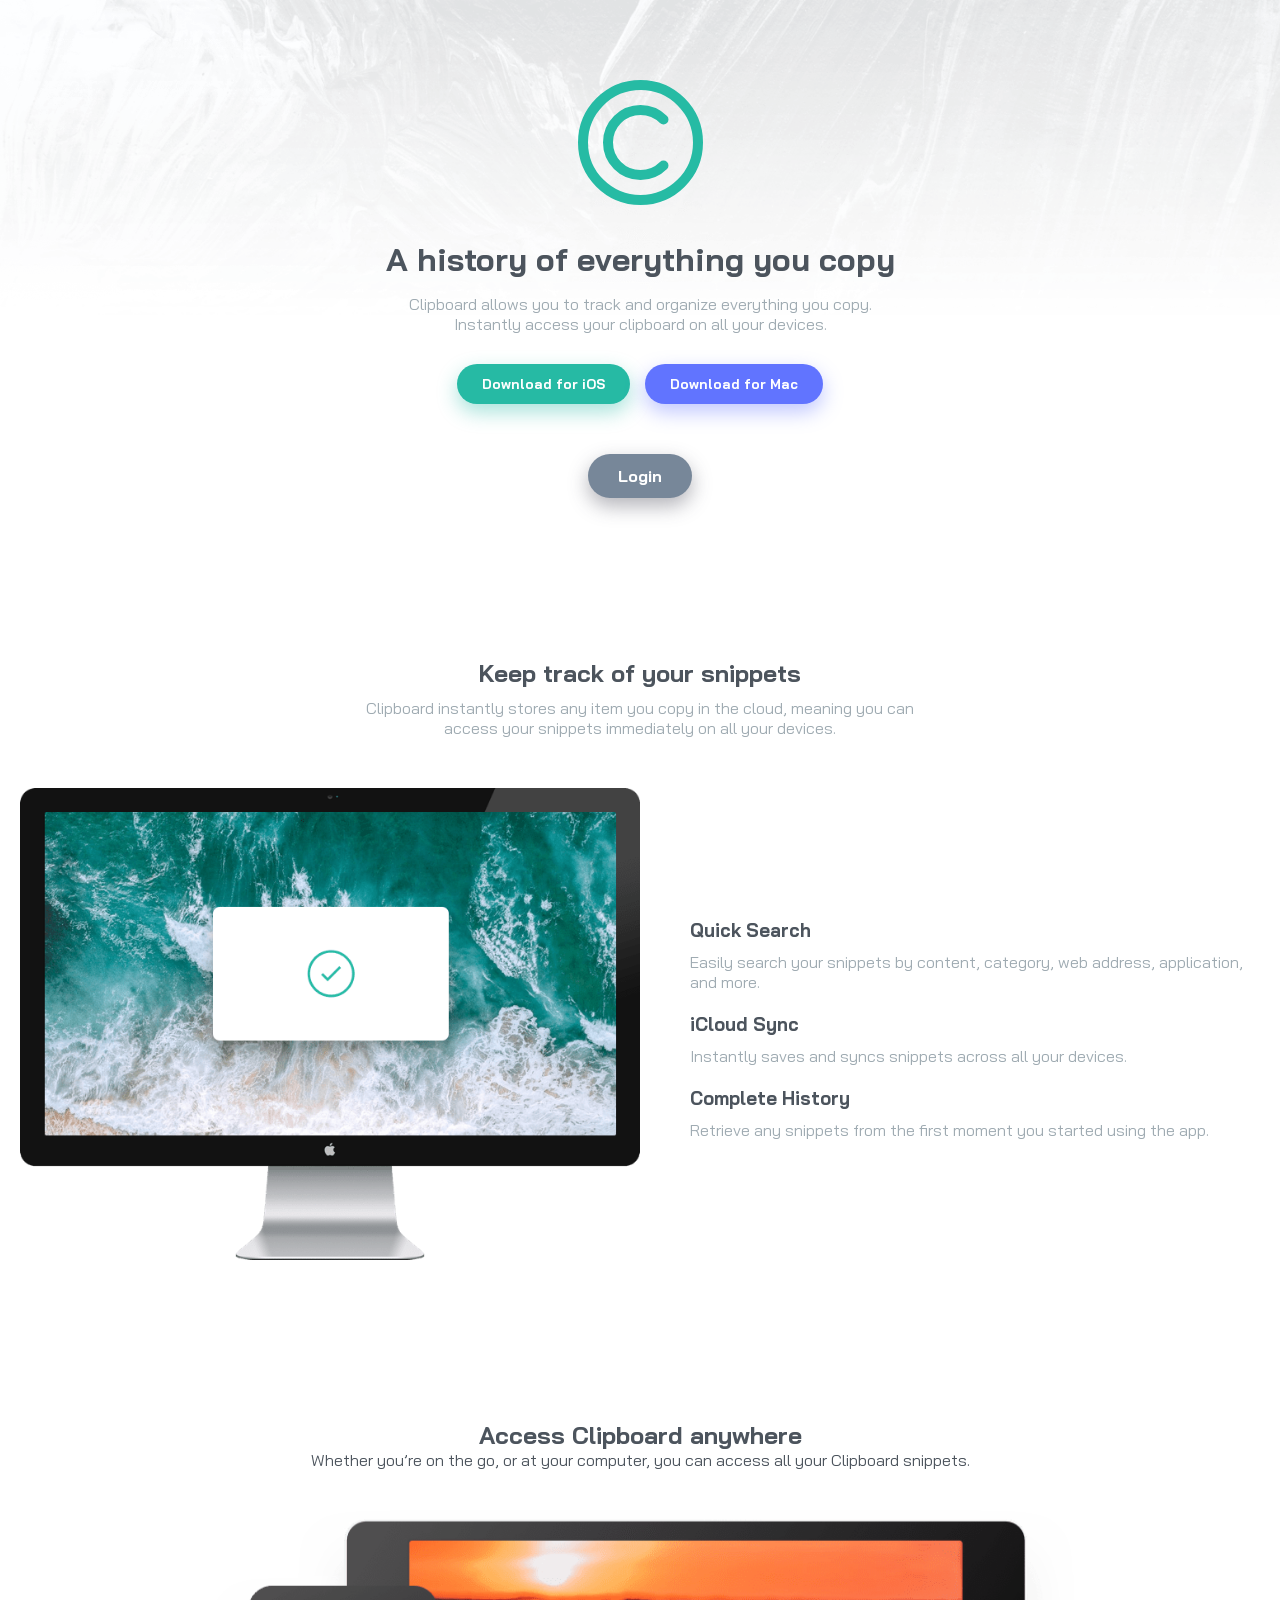
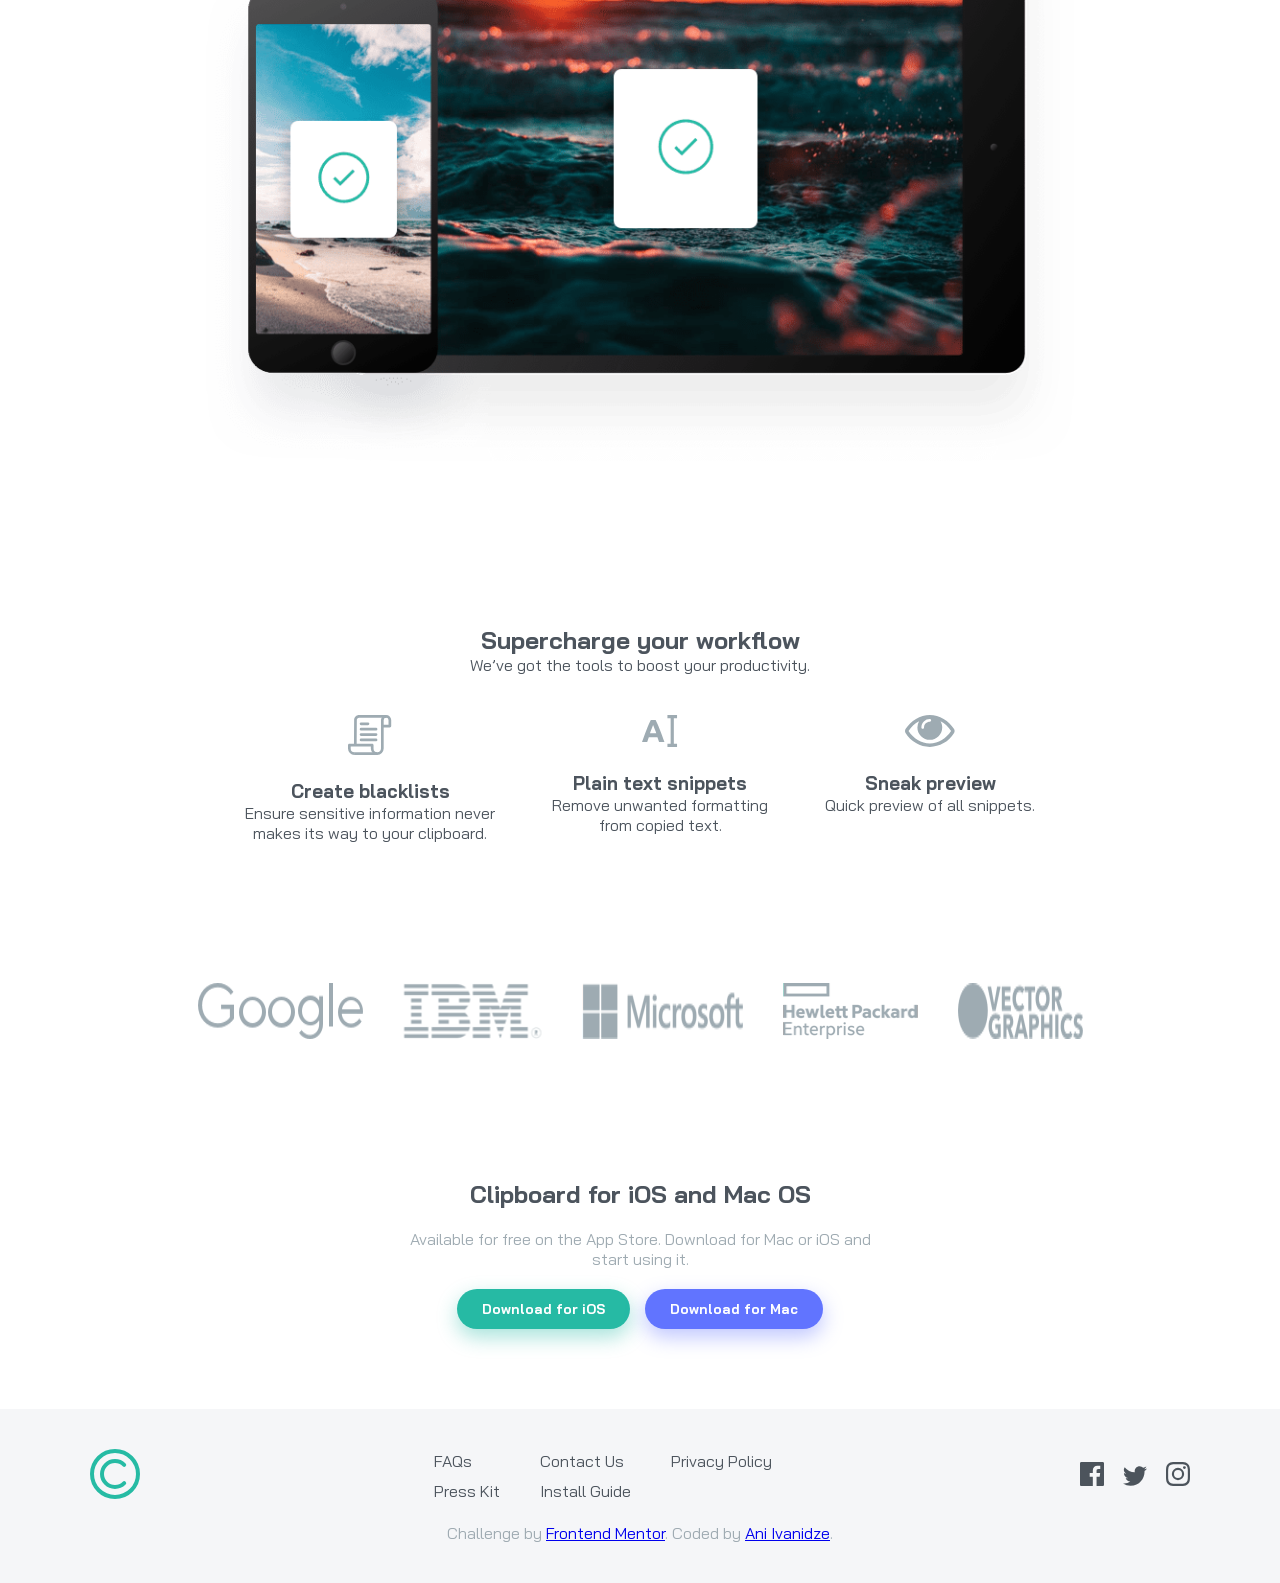
<file: index.html>
<!DOCTYPE html>
<html lang="en">
<head>
  <meta charset="UTF-8">
  <meta name="viewport" content="width=device-width, initial-scale=1.0">
  <link rel="preconnect" href="https://fonts.googleapis.com">
<link rel="preconnect" href="https://fonts.gstatic.com" crossorigin>
<link href="https://fonts.googleapis.com/css2?family=Bai+Jamjuree:ital,wght@0,200;0,300;0,400;0,500;0,600;0,700;1,200;1,300;1,400;1,500;1,600;1,700&display=swap" rel="stylesheet">

  <link rel="stylesheet" href="styles/style.css">
  <link rel="stylesheet" href="styles/responsive.css">
  <title>Clipboard landing page</title>
</head>

<body>

<header class="header">
  <img class="header-bg" src="images/bg-header-desktop.png">
  <img class="logo" src="images/logo.svg">

  <h1>A history of everything you copy</h1>
  <p>
    Clipboard allows you to track and organize everything you copy.
    Instantly access your clipboard on all your devices.
  </p>

  <div class="buttons">
    <button class="ios">Download for iOS</button>
    <button class="mac">Download for Mac</button>
  </div>
  <a href="login.html" class="auth" target="_blank">Login</a>
</header>

<section class="features">
  <h2>Keep track of your snippets</h2>
  <p>
    Clipboard instantly stores any item you copy in the cloud,
    meaning you can access your snippets immediately on all your devices.
  </p>

  <div class="features-content">
    <img src="images/image-computer.png" class="computer">

    <div class="feature-text">
      <h3>Quick Search</h3>
      <p>Easily search your snippets by content, category, web address, application, and more.</p>

      <h3>iCloud Sync</h3>
      <p>Instantly saves and syncs snippets across all your devices.</p>

      <h3>Complete History</h3>
      <p>Retrieve any snippets from the first moment you started using the app.</p>
    </div>
  </div>
</section>

<section class="access">
  <h2>Access Clipboard anywhere</h2>
  <p>
    Whether you’re on the go, or at your computer, you can access all your Clipboard snippets.
  </p>

  <img src="images/image-devices.png" class="devices">
</section>

<section class="workflow">
  <h2>Supercharge your workflow</h2>
  <p>We’ve got the tools to boost your productivity.</p>

  <div class="tools">
    <div>
      <img src="images/icon-blacklist.svg">
      <h3>Create blacklists</h3>
      <p>Ensure sensitive information never makes its way to your clipboard.</p>
    </div>

    <div>
      <img src="images/icon-text.svg">
      <h3>Plain text snippets</h3>
      <p>Remove unwanted formatting from copied text.</p>
    </div>

    <div>
      <img src="images/icon-preview.svg">
      <h3>Sneak preview</h3>
      <p>Quick preview of all snippets.</p>
    </div>
  </div>
</section>

<section class="companies">
  <img src="images/logo-google.png">
  <img src="images/logo-ibm.png">
  <img src="images/logo-microsoft.png">
  <img src="images/logo-hp.png">
  <img src="images/logo-vector-graphics.png">
</section>

<section class="clipboard">
  <h2>Clipboard for iOS and Mac OS</h2>
  <p>
    Available for free on the App Store. Download for Mac or iOS and start using it.
  </p>

  <div class="buttons">
    <button class="ios">Download for iOS</button>
    <button class="mac">Download for Mac</button>
  </div>
</section>

<footer class="footer">
  <div class="footer-container">
    <div class="footer-logo">
      <img src="images/logo.svg" alt="logo">
    </div>

    <div class="footer-links">
      <p>FAQs</p>
      <p>Contact Us</p>
      <p>Privacy Policy</p>
      <p>Press Kit</p>
      <p>Install Guide</p>
    </div>

    <div class="footer-social">
      <img src="images/icon-facebook.svg">
      <img src="images/icon-twitter.svg">
      <img src="images/icon-instagram.svg">
    </div>
  </div> 
  <p class="attribution">
      Challenge by <a href="https://www.frontendmentor.io?ref=challenge" target="_blank">Frontend Mentor</a>. 
      Coded by <a href="https://github.com/aniivanidze1-lab" target="_blank">Ani Ivanidze</a>.
    </p>
  
</footer>


</body>
</html>
</file>
<file: styles/style.css>
* {
    margin: 0;
    padding: 0;
    box-sizing: border-box;
    font-family: 'Bai Jamjuree', sans-serif;
}

body {
    font-family: 'Bai Jamjuree', sans-serif;
    text-align: center;
    color: #4c545d;
}

.header {
    padding: 80px 20px;
}
.header-bg {
    position: absolute;
    top: 0;
    left: 0;
    width: 100%;
    height: auto;
    z-index: -1;
}

.logo {
    margin-bottom: 30px;
}

.header h1 {
    font-size: 32px;
    margin-bottom: 15px;
}

.header p {
    max-width: 500px;
    margin: 0 auto 30px;
    color: #9fabb2;
}

.buttons {
    display: flex;
    justify-content: center;
    gap: 15px;
}

button {
    padding: 12px 25px;
    border: none;
    border-radius: 25px;
    color: white;
    cursor: pointer;
    font-weight: bold;
}

.ios {
    background-color: #26baa4;
    box-shadow: 0 8px 20px rgba(38, 186, 164, 0.4);
}

.mac {
    background-color: #6174ff;
    box-shadow: 0 8px 20px rgba(97, 116, 255, 0.4);
}
.ios:hover {
    background-color: #1e8c7a;
}
.mac:hover {
    background-color: #4759c8;
}
.auth{
    display: inline-block;
    margin-top: 50px;
    padding: 12px 30px;
    border: none;
    border-radius: 25px;
    background-color: #778799;
    color: white;
    font-weight: bold;
    text-decoration: none;
    box-shadow: 0 8px 20px rgba(65, 66, 80, 0.4);
}
.auth:hover{
    background-color: #4c545d;
}
.features {
    padding: 80px 20px;
}

.features h2 {
    margin-bottom: 10px;
}

.features p {
    max-width: 600px;
    margin: 0 auto 50px;
    color: #9fabb2;
}

.features-content {
    display: flex;
    align-items: center;
    gap: 50px;
    text-align: left;
}

.computer {
    width: 50%;
}

.feature-text h3 {
    margin-top: 20px;
}

.feature-text p {
    margin: 10px 0;
}


.access {
    padding: 80px 20px;
}

.devices {
    margin-top: 40px;
    width: 70%;
}

.workflow {
    padding: 80px 20px;
}

.tools {
    display: flex;
    justify-content: center;
    gap: 40px;
    margin-top: 40px;
}

.tools div {
    max-width: 250px;
}

.tools img {
    margin-bottom: 20px;
}

.companies {
    padding: 60px 20px;
    display: flex;
    justify-content: center;
    gap: 40px;
    flex-wrap: wrap;
}

.clipboard {
    padding: 80px 20px;
}

.clipboard p {
    max-width: 500px;
    margin: 20px auto;
    color: #9fabb2;
}

.footer {
    padding: 40px 20px;
    background: #f5f6f8;
}
.footer-container {
  max-width: 1100px;
  margin: 0 auto;
  display: flex;
  align-items: center;
  justify-content: space-between;
}

.footer-logo img {
  width: 50px;
}

.footer-links {
     display: grid;
     grid-template-columns: repeat(3, auto);
     gap: 10px 40px;
     text-align: left;
}
.footer-social img {
  margin-left: 15px;
  cursor: pointer;
}
.attribution {
    margin-top: 20px;
    color: #9fabb2;
}

/* login page*/
*{
    margin: 0;
    padding: 0;
    box-sizing: border-box;
}
.body{
    font-family: "poppins", sans-serif;
    color: azure;
}
.container{
    display: flex;
    justify-content: center;
    align-items: center;
    height: 100vh;
    background: url(images/login.background.jpg);
    background-position: center;
    background-repeat: no-repeat;
    background-size: cover;
}
.wrapper{
    padding: 30px;
    background-color: rgba(169, 82, 207, 0.16);
    border-radius: 16px;
    backdrop-filter: blur(15px);
    max-width: 700px;
    width: 100%;
}
 .login{
    margin-bottom: 22px;
    color: violet;
    
}
.form{
    display: flex;
    flex-direction: column;
    align-items: stretch;
    gap: 20px;
}
.inputbox{
    display: flex;
    flex-direction: column;
}
.inputbox label{
    color: white;
    margin-bottom: 6px;
}
.input{
    border: 2px solid black;
    border-radius: 10px;
    background: none;
    padding: 10px;
}
.input:hover{
    background-color: rgb(164, 54, 161);

}
.btn {
    background-color: rgb(232, 129, 232);
    align-items: center;
    border: 2px solid black;
    border-radius: 12px;
    padding: 12px;
    width: 150px;
    
}
.btn:hover{
    background-color: rgb(255, 0, 157);
    color: white;
    font-size: 18px;
}
.link{
    color: rgb(29, 7, 88);
    text-decoration: none;
}
.link:hover{
    font-size: 20px;
    color: rgb(255, 0, 157);
}
</file>
<file: styles/responsive.css>
/* main*/
@media (max-width: 768px) {

  .features-content {
    flex-direction: column;
    text-align: center;
  }

  .computer {
    width: 100%;
  }

  .devices {
    width: 100%;
  }

  .tools {
    flex-direction: column;
    align-items: center;
  }

  .buttons {
    flex-direction: column;
  }

  button {
    width: 80%;
    margin: 0 auto;
  }
}
/*secon page*/
@media (max-width: 600px) {
    .wrapper {
        padding: 20px;
        max-width: 90%;
    }

    h1 {
        font-size: 22px;
        text-align: center;
    }

    .form {
        gap: 15px;
    }

    .input {
        padding: 8px;
        font-size: 14px;
    }

    .btn {
        width: 100%;
        padding: 10px;
        font-size: 14px;
    }

    .link {
        font-size: 14px;
        text-align: center;
    }

    .container {
        padding: 15px;
    }
}
</file>
